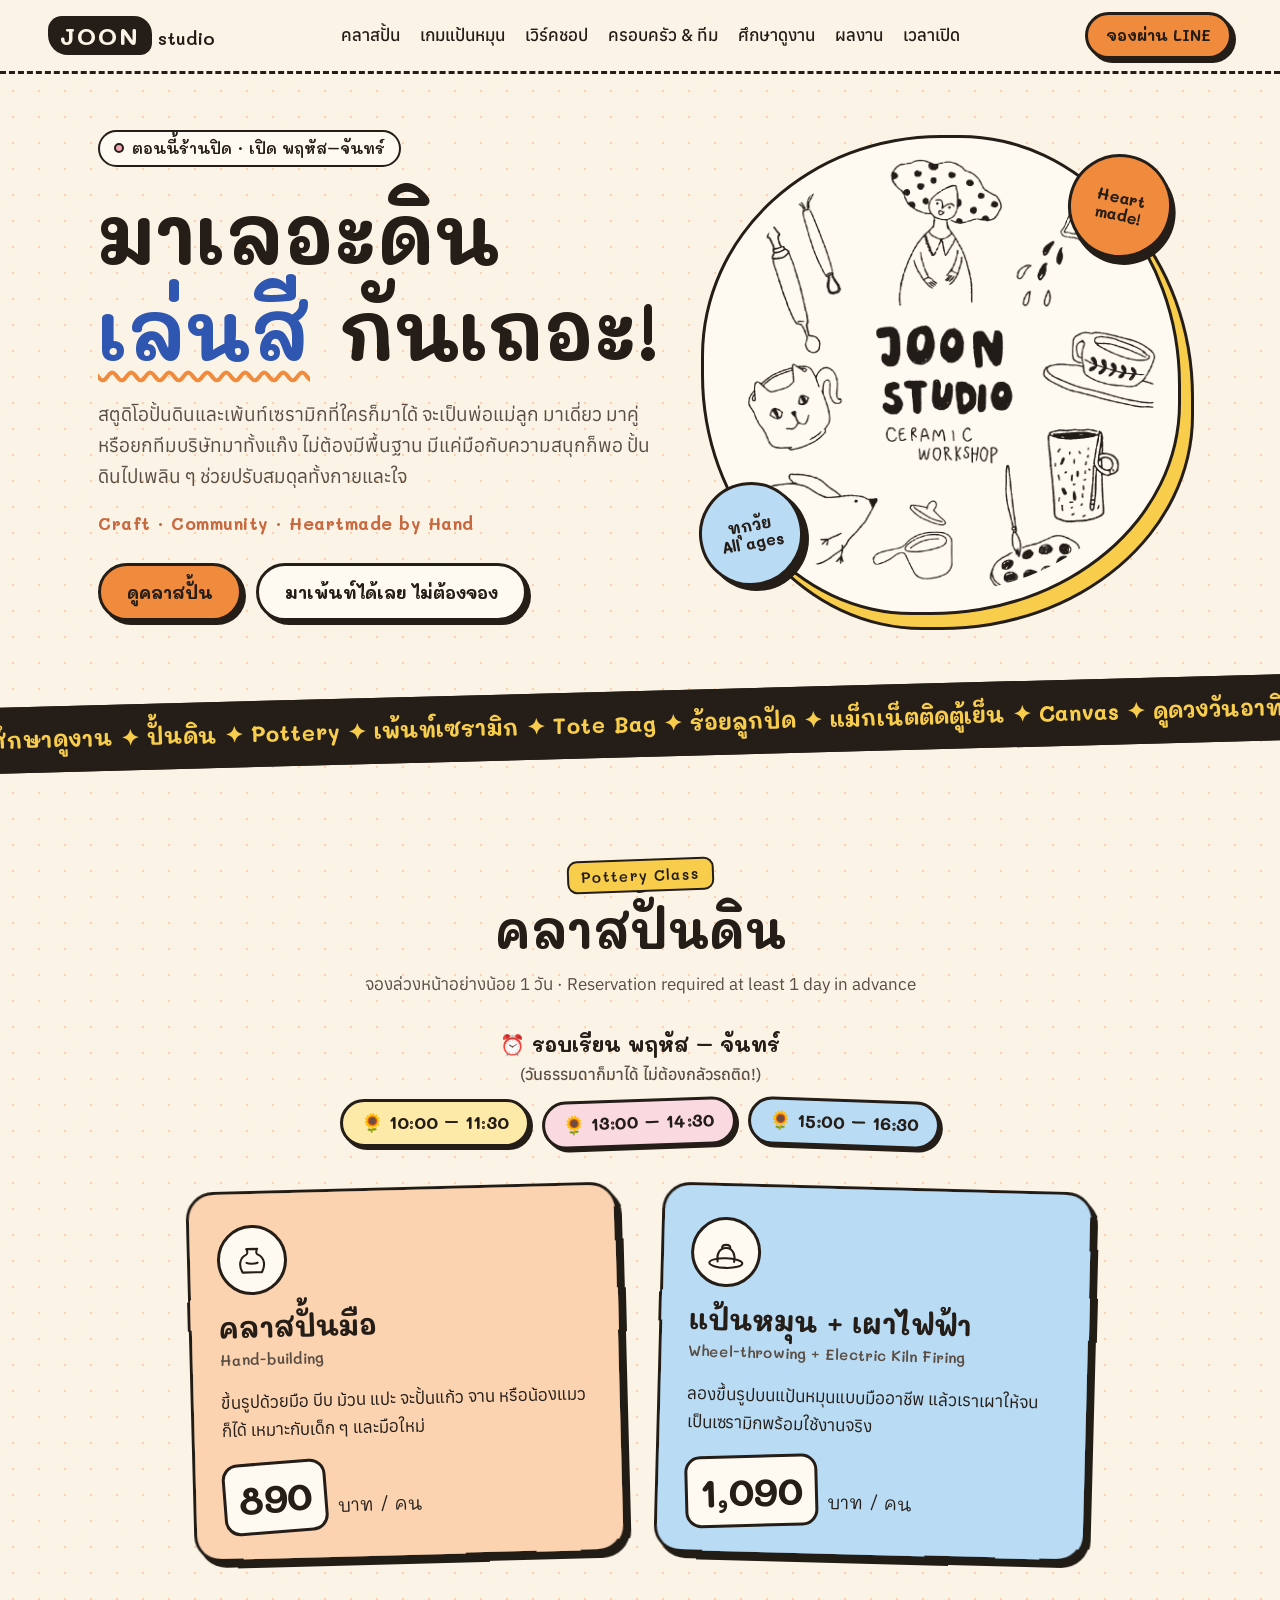
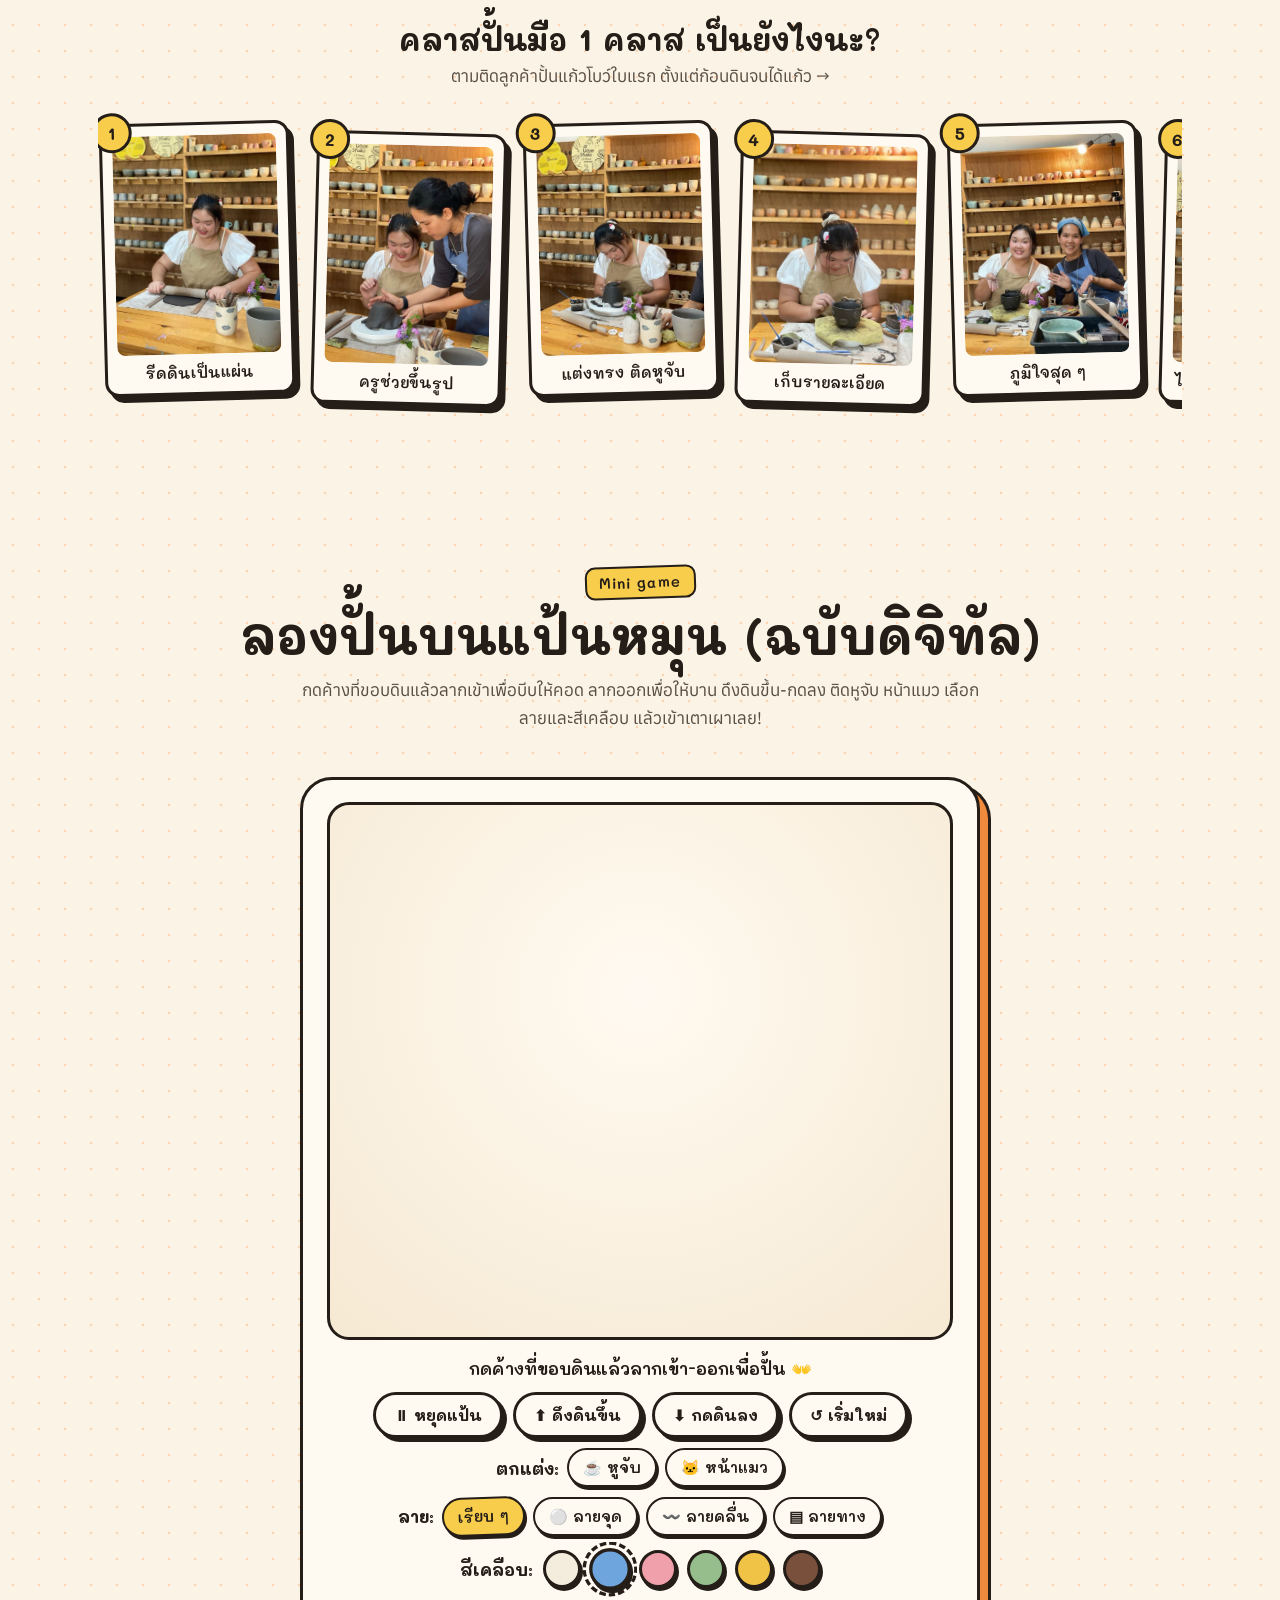
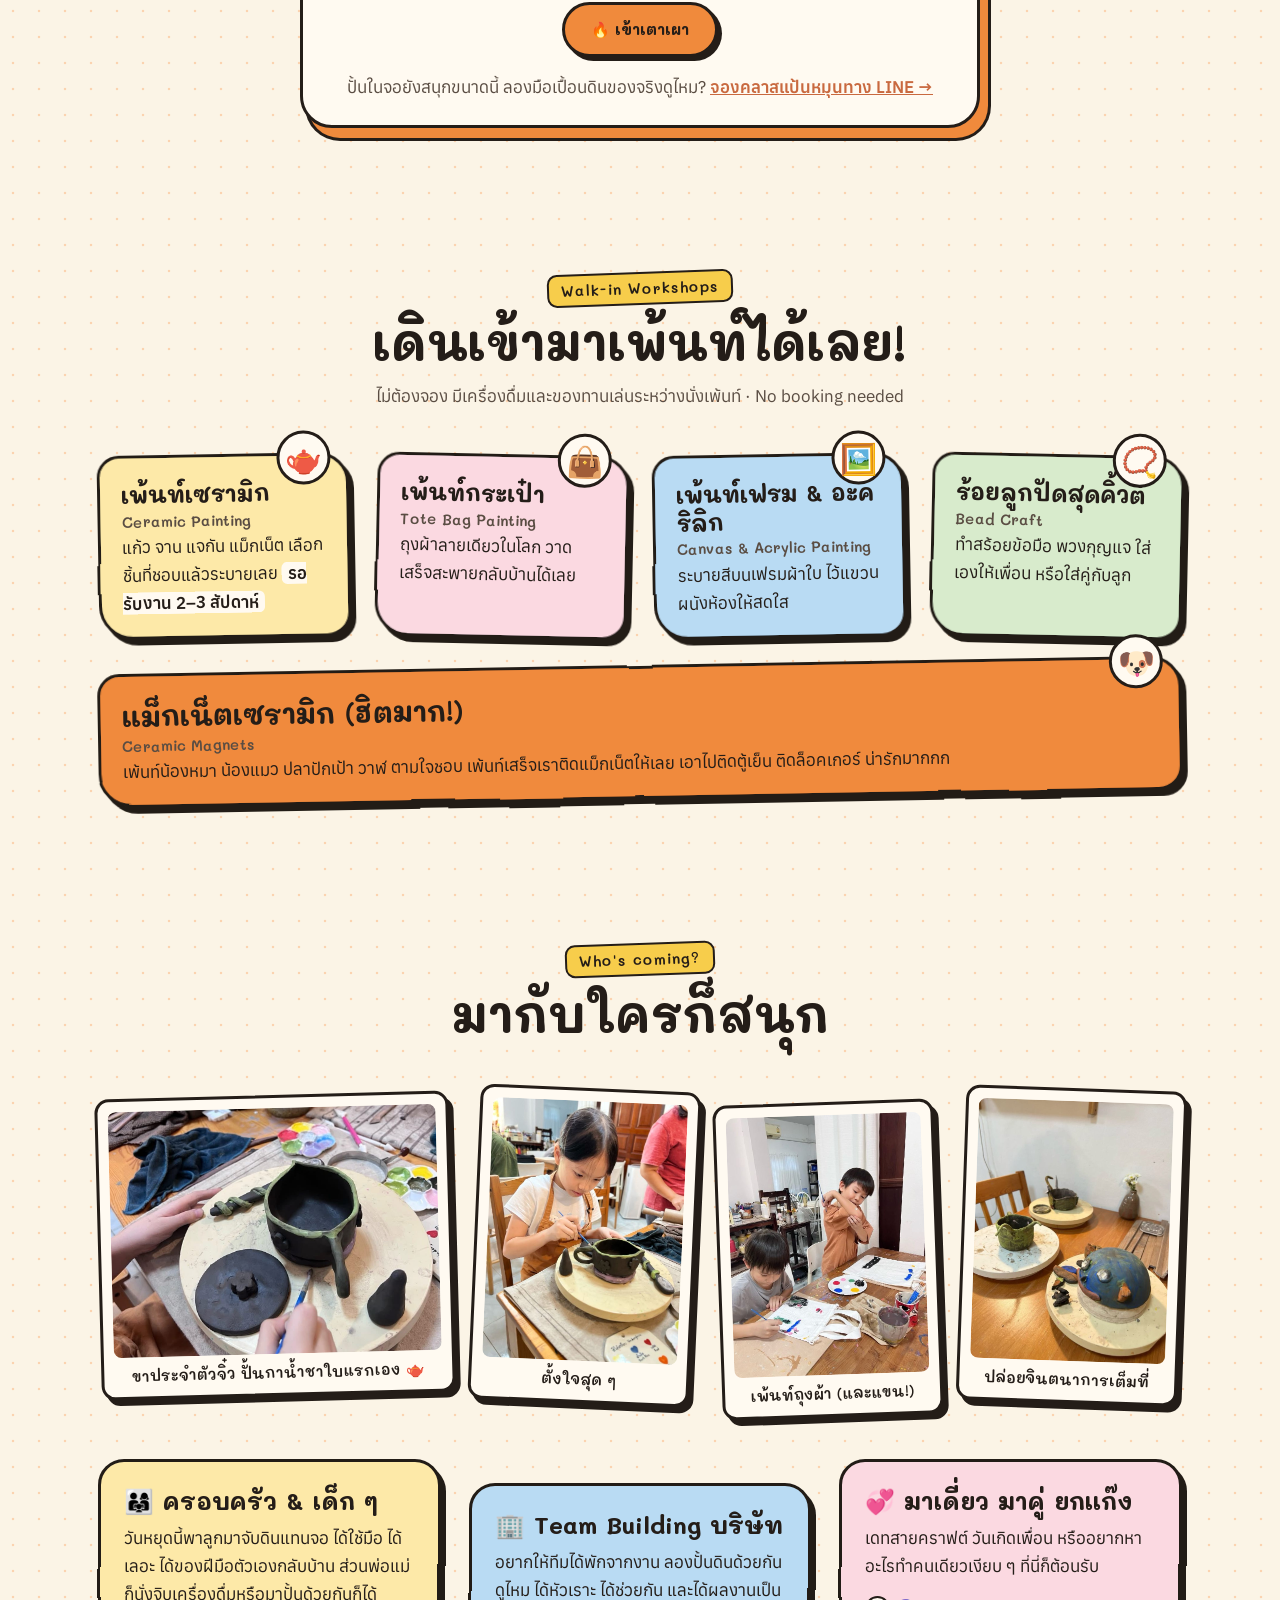
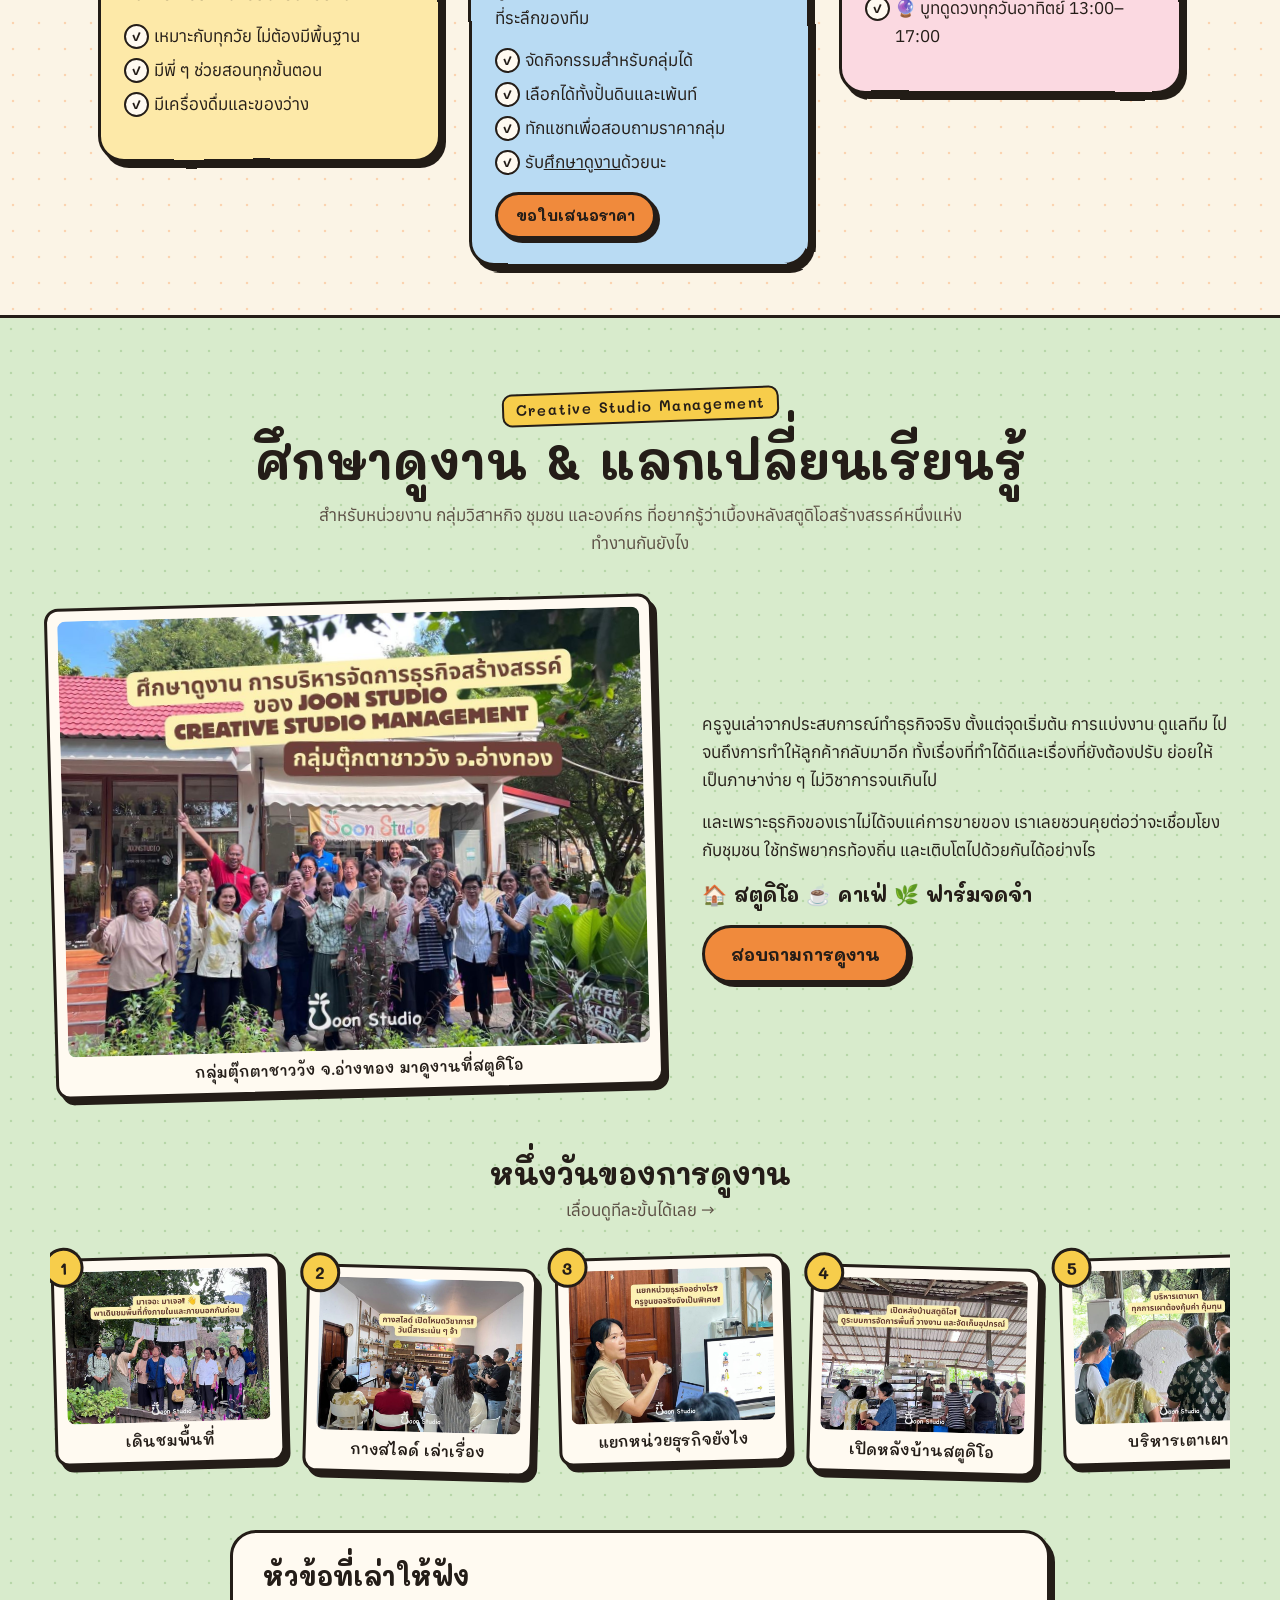
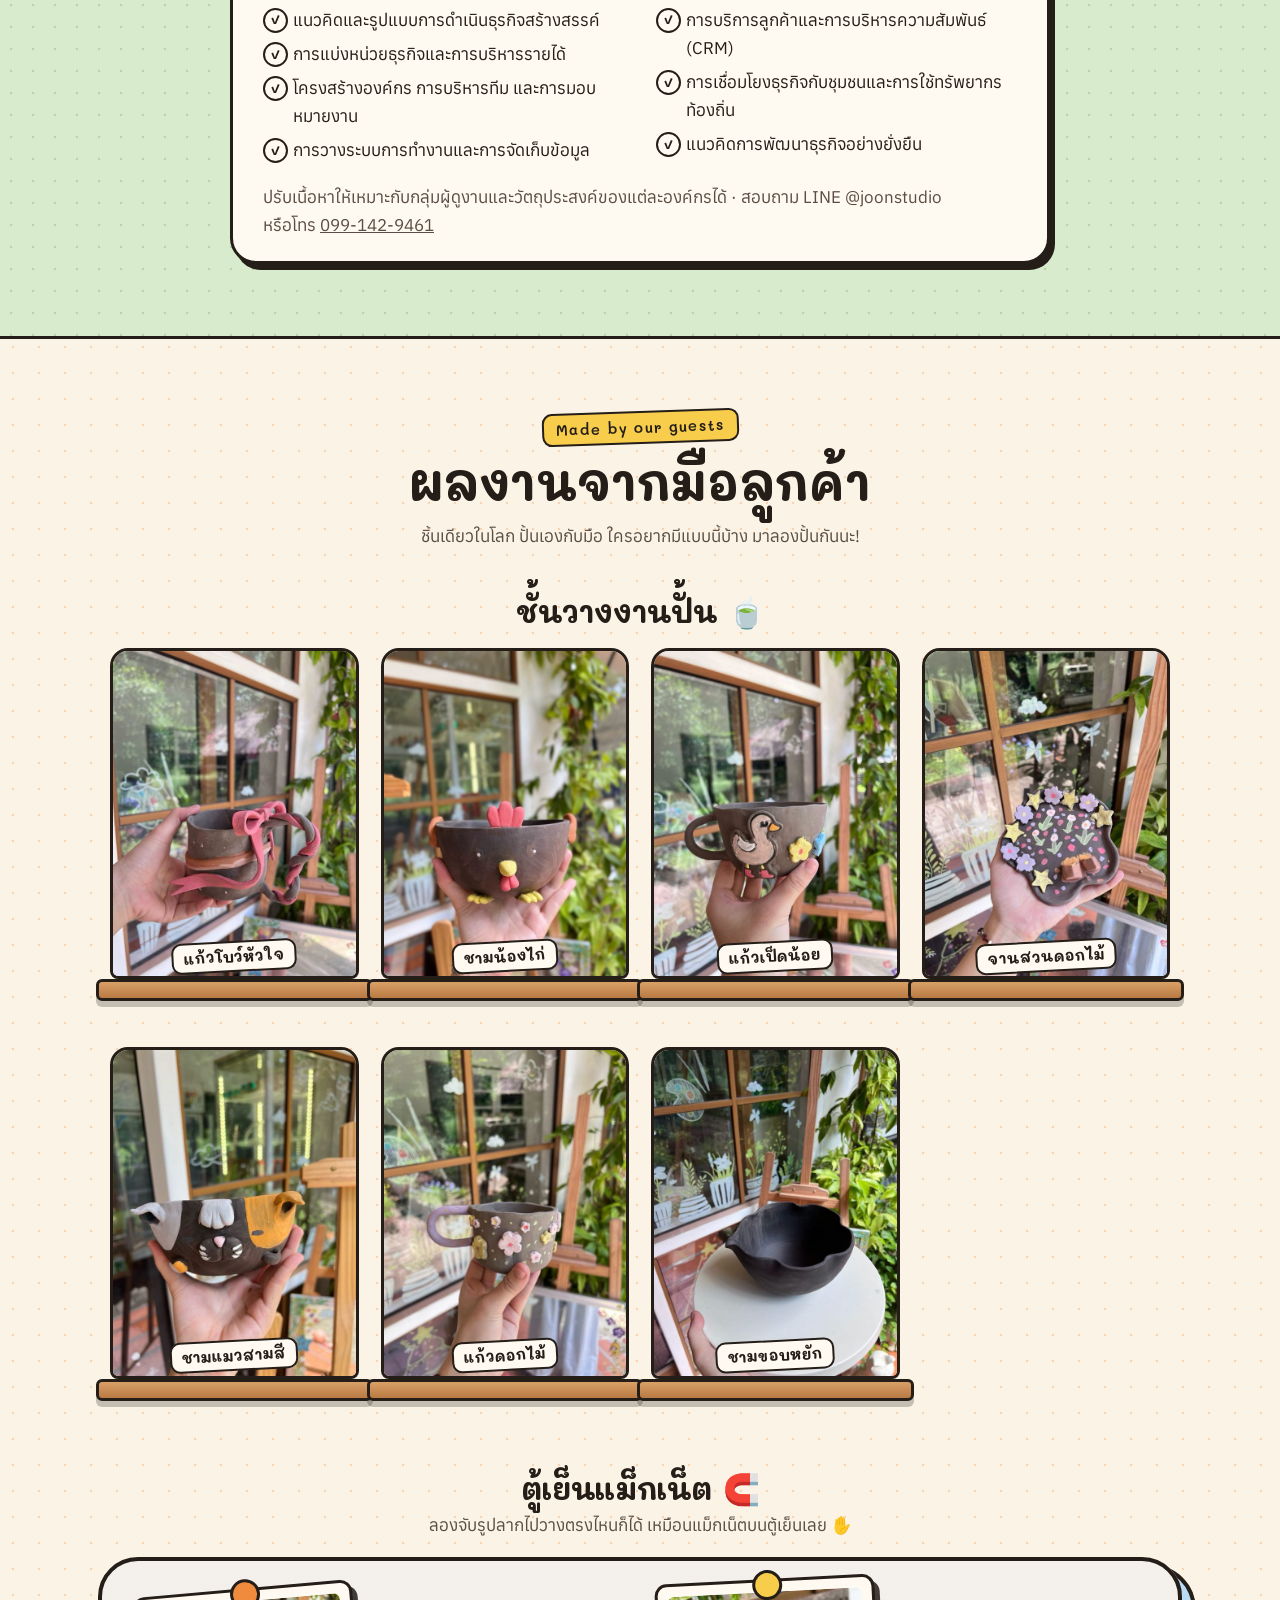
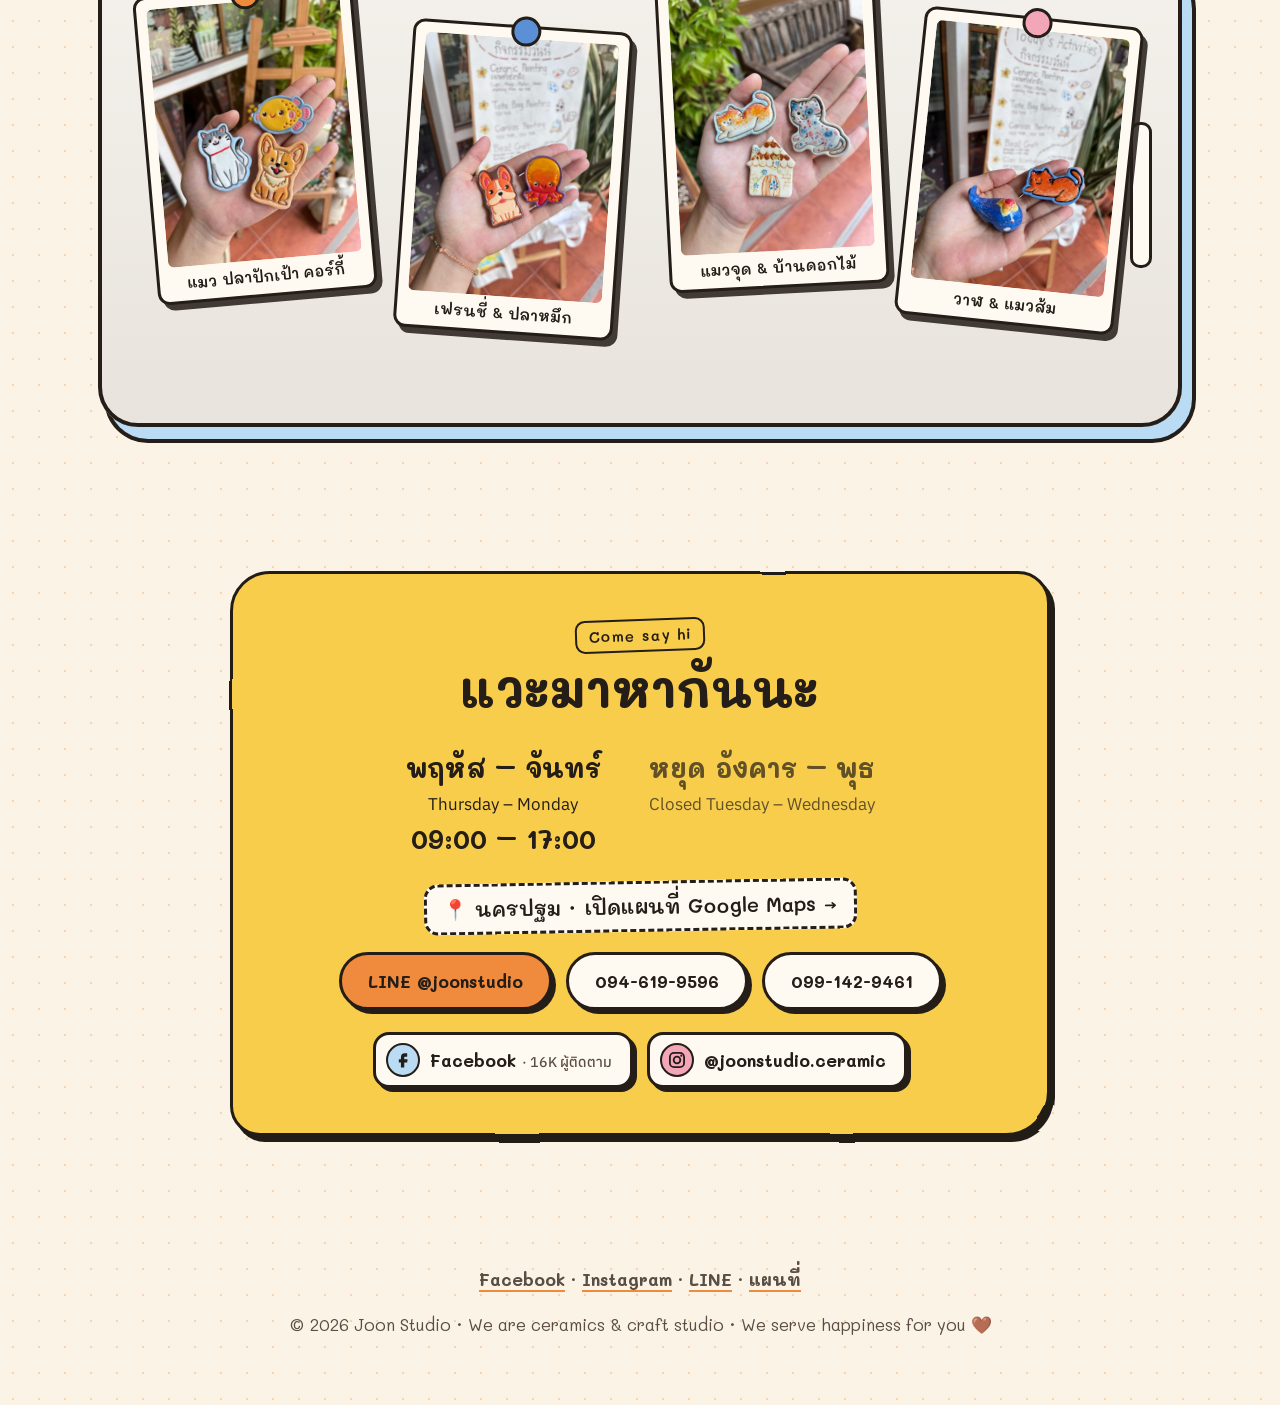
<file: index.html>
<!doctype html>
<html lang="th">
<head>
  <meta charset="utf-8">
  <meta name="viewport" content="width=device-width, initial-scale=1">
  <title>Joon Studio · Ceramic Workshop นครปฐม</title>
  <meta name="description" content="Joon Studio สอนปั้นดิน สอนปั้นเซรามิก ศิลปะเด็ก นครปฐม ปั้นดินเพื่อปรับสมดุลกายและใจ เหมาะกับครอบครัว เด็ก และทีมบริษัท คลาสปั้นมือ แป้นหมุน เพ้นท์เซรามิก เพ้นท์กระเป๋า ร้อยลูกปัด">
  <link rel="icon" href="images/logo.png">
  <link rel="preconnect" href="https://fonts.googleapis.com">
  <link rel="preconnect" href="https://fonts.gstatic.com" crossorigin>
  <link href="https://fonts.googleapis.com/css2?family=Mali:wght@500;600;700&family=Anuphan:wght@400;500;600&display=swap" rel="stylesheet">
  <link rel="stylesheet" href="styles.css?v=20261123b">
</head>
<body>

  <!-- hand-drawn wobble filter, used by outlines -->
  <svg width="0" height="0" style="position:absolute" aria-hidden="true">
    <filter id="wobble">
      <feTurbulence type="fractalNoise" baseFrequency="0.012" numOctaves="1" seed="3"/>
      <feDisplacementMap in="SourceGraphic" scale="3"/>
    </filter>
  </svg>

  <header class="nav">
    <a href="#top" class="nav-logo" aria-label="Joon Studio หน้าแรก">
      <span class="nav-blob">JOON</span><span class="nav-sub">studio</span>
    </a>
    <nav class="nav-links" aria-label="เมนูหลัก">
      <a href="#classes">คลาสปั้น</a>
      <a href="#game">เกมแป้นหมุน</a>
      <a href="#walkin">เวิร์คชอป</a>
      <a href="#groups">ครอบครัว & ทีม</a>
      <a href="#studyvisit">ศึกษาดูงาน</a>
      <a href="#fridge">ผลงาน</a>
      <a href="#visit">เวลาเปิด</a>
    </nav>
    <a class="btn btn-small" href="https://line.me/R/ti/p/@joonstudio" target="_blank" rel="noopener">จองผ่าน LINE</a>
  </header>

  <main id="top">

    <!-- HERO -->
    <section class="hero">
      <div class="hero-text">
        <p class="open-badge" id="openBadge">Joon Studio · นครปฐม</p>
        <h1>มาเลอะดิน<br><span class="nowrap"><span class="squiggle">เล่นสี</span> กันเถอะ!</span></h1>
        <p class="lead">สตูดิโอปั้นดินและเพ้นท์เซรามิกที่ใครก็มาได้ จะเป็นพ่อแม่ลูก มาเดี่ยว มาคู่ หรือยกทีมบริษัทมาทั้งแก๊ง ไม่ต้องมีพื้นฐาน มีแค่มือกับความสนุกก็พอ ปั้นดินไปเพลิน ๆ ช่วยปรับสมดุลทั้งกายและใจ</p>
        <p class="tagline">Craft · Community · Heartmade by Hand</p>
        <div class="hero-cta">
          <a class="btn" href="#classes">ดูคลาสปั้น</a>
          <a class="btn btn-ghost" href="#walkin">มาเพ้นท์ได้เลย ไม่ต้องจอง</a>
        </div>
      </div>
      <div class="hero-art">
        <img class="hero-logo" src="images/logo.png" alt="โลโก้ Joon Studio Ceramic Workshop ล้อมรอบด้วยลายเส้นอุปกรณ์ปั้นดิน ถ้วย แมว และนก" width="904" height="904">
        <span class="sticker s-orange">Heart<br>made!</span>
        <span class="sticker s-blue">ทุกวัย<br>All ages</span>
      </div>
    </section>

    <!-- MARQUEE -->
    <div class="marquee" aria-hidden="true">
      <div class="marquee-track">
        <span>ศึกษาดูงาน ✦ ปั้นดิน ✦ Pottery ✦ เพ้นท์เซรามิก ✦ Tote Bag ✦ ร้อยลูกปัด ✦ แม็กเน็ตติดตู้เย็น ✦ Canvas ✦ ดูดวงวันอาทิตย์ ✦ </span>
        <span>ศึกษาดูงาน ✦ ปั้นดิน ✦ Pottery ✦ เพ้นท์เซรามิก ✦ Tote Bag ✦ ร้อยลูกปัด ✦ แม็กเน็ตติดตู้เย็น ✦ Canvas ✦ ดูดวงวันอาทิตย์ ✦ </span>
      </div>
    </div>

    <!-- POTTERY CLASSES -->
    <section id="classes" class="section">
      <div class="section-head">
        <p class="eyebrow">Pottery Class</p>
        <h2>คลาสปั้นดิน</h2>
        <p class="note">จองล่วงหน้าอย่างน้อย 1 วัน · Reservation required at least 1 day in advance</p>
      </div>

      <div class="rounds">
        <p class="rounds-title">⏰ รอบเรียน พฤหัส – จันทร์ <span>(วันธรรมดาก็มาได้ ไม่ต้องกลัวรถติด!)</span></p>
        <ul class="round-chips">
          <li>🌻 10:00 – 11:30</li>
          <li>🌻 13:00 – 14:30</li>
          <li>🌻 15:00 – 16:30</li>
        </ul>
      </div>

      <div class="class-grid">
        <article class="card card-clay tilt-l">
          <div class="card-icon" aria-hidden="true">
            <svg viewBox="0 0 64 64"><path d="M18 50c-6-10-4-22 6-26 2-1 2-6 0-8h16c-2 2-2 7 0 8 10 4 12 16 6 26z"/><path d="M24 36c3 2 13 2 16 0"/></svg>
          </div>
          <h3>คลาสปั้นมือ</h3>
          <p class="en">Hand-building</p>
          <p>ขึ้นรูปด้วยมือ บีบ ม้วน แปะ จะปั้นแก้ว จาน หรือน้องแมวก็ได้ เหมาะกับเด็ก ๆ และมือใหม่</p>
          <p class="price"><strong>890</strong> บาท / คน</p>
        </article>

        <article class="card card-blue tilt-r">
          <div class="card-icon" aria-hidden="true">
            <svg viewBox="0 0 64 64"><ellipse cx="32" cy="48" rx="24" ry="7"/><path d="M20 46c-2-10 2-20 12-20s14 10 12 20"/><path d="M26 26c0-6 12-6 12 0"/></svg>
          </div>
          <h3>แป้นหมุน + เผาไฟฟ้า</h3>
          <p class="en">Wheel-throwing + Electric Kiln Firing</p>
          <p>ลองขึ้นรูปบนแป้นหมุนแบบมืออาชีพ แล้วเราเผาให้จนเป็นเซรามิกพร้อมใช้งานจริง</p>
          <p class="price"><strong>1,090</strong> บาท / คน</p>
        </article>
      </div>

      <h3 class="strip-title">คลาสปั้นมือ 1 คลาส <span class="nowrap">เป็นยังไงนะ?</span></h3>
      <p class="note strip-hint">ตามติดลูกค้าปั้นแก้วโบว์ใบแรก ตั้งแต่ก้อนดินจนได้แก้ว →</p>
      <ol class="strip strip-portrait" aria-label="ขั้นตอนคลาสปั้นมือ">
        <li class="photo"><img src="images/class-1-roll.jpg" alt="ลูกค้าใช้ไม้คลึงรีดดินสีดำให้เป็นแผ่น" width="700" height="933" loading="lazy"><span>รีดดินเป็นแผ่น</span></li>
        <li class="photo"><img src="images/class-2-shape.jpg" alt="ครูช่วยลูกค้าขึ้นรูปแผ่นดินบนแป้นหมุน" width="700" height="933" loading="lazy"><span>ครูช่วยขึ้นรูป</span></li>
        <li class="photo"><img src="images/class-3-form.jpg" alt="ลูกค้าแต่งทรงแก้วดินที่คว่ำอยู่บนแป้น" width="700" height="933" loading="lazy"><span>แต่งทรง ติดหูจับ</span></li>
        <li class="photo"><img src="images/class-4-detail.jpg" alt="ลูกค้าใช้พู่กันเก็บรายละเอียดแก้วที่มีโบว์" width="700" height="933" loading="lazy"><span>เก็บรายละเอียด</span></li>
        <li class="photo"><img src="images/class-5-proud.jpg" alt="ลูกค้ากับครูยิ้มโชว์แก้วที่ปั้นเสร็จ" width="700" height="933" loading="lazy"><span>ภูมิใจสุด ๆ</span></li>
        <li class="photo"><img src="images/class-6-done.jpg" alt="ลูกค้าถือแก้วโบว์ที่ปั้นเสร็จคู่กับครู" width="700" height="933" loading="lazy"><span>ได้แก้วโบว์ใบแรก! 🎀</span></li>
      </ol>
    </section>

    <!-- WHEEL GAME -->
    <section id="game" class="section game">
      <div class="section-head">
        <p class="eyebrow">Mini game</p>
        <h2>ลองปั้นบนแป้นหมุน (ฉบับดิจิทัล)</h2>
        <p class="note">กดค้างที่ขอบดินแล้วลากเข้าเพื่อบีบให้คอด ลากออกเพื่อให้บาน ดึงดินขึ้น-กดลง ติดหูจับ หน้าแมว เลือกลายและสีเคลือบ แล้วเข้าเตาเผาเลย!</p>
      </div>

      <div class="game-box">
        <div class="game-canvas-wrap">
          <canvas id="wheelCanvas" role="img" aria-label="แป้นหมุนปั้นดินแบบโต้ตอบ กดค้างและลากเพื่อขึ้นรูปดิน"></canvas>
        </div>
        <p class="game-status" id="wheelStatus" aria-live="polite"></p>

        <div class="game-controls">
          <button class="btn btn-small btn-ghost" id="wheelSpin" type="button">⏸ หยุดแป้น</button>
          <button class="btn btn-small btn-ghost" id="wheelUp" type="button">⬆ ดึงดินขึ้น</button>
          <button class="btn btn-small btn-ghost" id="wheelDown" type="button">⬇ กดดินลง</button>
          <button class="btn btn-small btn-ghost" id="wheelReset" type="button">↺ เริ่มใหม่</button>
        </div>

        <div class="deco-row" role="group" aria-label="ตกแต่งตัวปั้น">
          <span class="glaze-label">ตกแต่ง:</span>
          <button type="button" class="chip" data-deco="handle" aria-pressed="false">☕ หูจับ</button>
          <button type="button" class="chip" data-deco="cat" aria-pressed="false">🐱 หน้าแมว</button>
        </div>
        <div class="deco-row" role="group" aria-label="เลือกลาย">
          <span class="glaze-label">ลาย:</span>
          <button type="button" class="chip" data-pattern="none" aria-pressed="true">เรียบ ๆ</button>
          <button type="button" class="chip" data-pattern="dots" aria-pressed="false">⚪ ลายจุด</button>
          <button type="button" class="chip" data-pattern="wave" aria-pressed="false">〰️ ลายคลื่น</button>
          <button type="button" class="chip" data-pattern="stripes" aria-pressed="false">▤ ลายทาง</button>
        </div>

        <div class="glazes" role="group" aria-label="เลือกสีเคลือบ">
          <span class="glaze-label">สีเคลือบ:</span>
          <button type="button" class="glaze" data-glaze="cream" style="--g:#f4ecdc" aria-pressed="false" aria-label="ขาวนวล"></button>
          <button type="button" class="glaze" data-glaze="sky" style="--g:#6ea5dc" aria-pressed="true" aria-label="ฟ้าน้ำทะเล"></button>
          <button type="button" class="glaze" data-glaze="pink" style="--g:#f0a0aa" aria-pressed="false" aria-label="ชมพูพีช"></button>
          <button type="button" class="glaze" data-glaze="sage" style="--g:#96be8c" aria-pressed="false" aria-label="เขียวเซจ"></button>
          <button type="button" class="glaze" data-glaze="sun" style="--g:#f0c346" aria-pressed="false" aria-label="เหลืองมัสตาร์ด"></button>
          <button type="button" class="glaze" data-glaze="cocoa" style="--g:#78503c" aria-pressed="false" aria-label="น้ำตาลโกโก้"></button>
        </div>

        <div class="game-controls">
          <button class="btn" id="wheelFire" type="button">🔥 เข้าเตาเผา</button>
          <button class="btn btn-ghost" id="wheelSave" type="button" hidden>💾 บันทึกรูปผลงาน</button>
        </div>
        <p class="game-cta">ปั้นในจอยังสนุกขนาดนี้ ลองมือเปื้อนดินของจริงดูไหม? <a href="https://line.me/R/ti/p/@joonstudio" target="_blank" rel="noopener">จองคลาสแป้นหมุนทาง LINE →</a></p>
      </div>
    </section>

    <!-- WALK-IN -->
    <section id="walkin" class="section section-dots">
      <div class="section-head">
        <p class="eyebrow">Walk-in Workshops</p>
        <h2>เดินเข้ามาเพ้นท์ได้เลย!</h2>
        <p class="note">ไม่ต้องจอง มีเครื่องดื่มและของทานเล่นระหว่างนั่งเพ้นท์ · No booking needed</p>
      </div>

      <ul class="tiles">
        <li class="tile t-yellow">
          <span class="tile-emoji" aria-hidden="true">🫖</span>
          <h3>เพ้นท์เซรามิก</h3>
          <p class="en">Ceramic Painting</p>
          <p>แก้ว จาน แจกัน แม็กเน็ต เลือกชิ้นที่ชอบแล้วระบายเลย <em>รอรับงาน 2–3 สัปดาห์</em></p>
        </li>
        <li class="tile t-pink">
          <span class="tile-emoji" aria-hidden="true">👜</span>
          <h3>เพ้นท์กระเป๋า</h3>
          <p class="en">Tote Bag Painting</p>
          <p>ถุงผ้าลายเดียวในโลก วาดเสร็จสะพายกลับบ้านได้เลย</p>
        </li>
        <li class="tile t-blue">
          <span class="tile-emoji" aria-hidden="true">🖼️</span>
          <h3>เพ้นท์เฟรม & อะคริลิก</h3>
          <p class="en">Canvas & Acrylic Painting</p>
          <p>ระบายสีบนเฟรมผ้าใบ ไว้แขวนผนังห้องให้สดใส</p>
        </li>
        <li class="tile t-green">
          <span class="tile-emoji" aria-hidden="true">📿</span>
          <h3>ร้อยลูกปัดสุดคิ้วต์</h3>
          <p class="en">Bead Craft</p>
          <p>ทำสร้อยข้อมือ พวงกุญแจ ใส่เองให้เพื่อน หรือใส่คู่กับลูก</p>
        </li>
        <li class="tile t-orange tile-wide">
          <span class="tile-emoji" aria-hidden="true">🐶</span>
          <h3>แม็กเน็ตเซรามิก (ฮิตมาก!)</h3>
          <p class="en">Ceramic Magnets</p>
          <p>เพ้นท์น้องหมา น้องแมว ปลาปักเป้า วาฬ ตามใจชอบ เพ้นท์เสร็จเราติดแม็กเน็ตให้เลย เอาไปติดตู้เย็น ติดล็อคเกอร์ น่ารักมากกก</p>
        </li>
      </ul>
    </section>

    <!-- GROUPS -->
    <section id="groups" class="section">
      <div class="section-head">
        <p class="eyebrow">Who's coming?</p>
        <h2>มากับใครก็สนุก</h2>
      </div>

      <div class="kids">
        <figure class="photo kids-big">
          <img src="images/kids-teapot.jpg" alt="มือเด็กใช้พู่กันระบายสีกาน้ำชาดินที่ปั้นเอง บนแป้นหมุน" width="1080" height="810" loading="lazy">
          <figcaption>ขาประจำตัวจิ๋ว ปั้นกาน้ำชาใบแรกเอง 🫖</figcaption>
        </figure>
        <figure class="photo kids-sm k1"><img src="images/kids-painting.jpg" alt="เด็กผู้หญิงตั้งใจระบายสีกาน้ำชาดินที่ปั้นเอง" width="700" height="933" loading="lazy"><figcaption>ตั้งใจสุด ๆ</figcaption></figure>
        <figure class="photo kids-sm k2"><img src="images/kids-totebag.jpg" alt="เด็กผู้ชายสองคนเพ้นท์ถุงผ้า คนหนึ่งเผลอทาสีบนแขนตัวเอง" width="700" height="933" loading="lazy"><figcaption>เพ้นท์ถุงผ้า (และแขน!)</figcaption></figure>
        <figure class="photo kids-sm k3"><img src="images/kids-pieces.jpg" alt="งานปั้นของเด็ก ๆ ชามสีเขียวและโดมสีน้ำเงินมีหน้าตา วางบนแป้นหมุน" width="700" height="933" loading="lazy"><figcaption>ปล่อยจินตนาการเต็มที่</figcaption></figure>
      </div>

      <div class="group-grid">
        <article class="group g-family">
          <h3>👨‍👩‍👧 ครอบครัว & เด็ก ๆ</h3>
          <p>วันหยุดนี้พาลูกมาจับดินแทนจอ ได้ใช้มือ ได้เลอะ ได้ของฝีมือตัวเองกลับบ้าน ส่วนพ่อแม่ก็นั่งจิบเครื่องดื่มหรือมาปั้นด้วยกันก็ได้</p>
          <ul class="checks">
            <li>เหมาะกับทุกวัย ไม่ต้องมีพื้นฐาน</li>
            <li>มีพี่ ๆ ช่วยสอนทุกขั้นตอน</li>
            <li>มีเครื่องดื่มและของว่าง</li>
          </ul>
        </article>

        <article class="group g-team">
          <h3>🏢 Team Building บริษัท</h3>
          <p>อยากให้ทีมได้พักจากงาน ลองปั้นดินด้วยกันดูไหม ได้หัวเราะ ได้ช่วยกัน และได้ผลงานเป็นที่ระลึกของทีม</p>
          <ul class="checks">
            <li>จัดกิจกรรมสำหรับกลุ่มได้</li>
            <li>เลือกได้ทั้งปั้นดินและเพ้นท์</li>
            <li>ทักแชทเพื่อสอบถามราคากลุ่ม</li>
            <li>รับ<a href="#studyvisit">ศึกษาดูงาน</a>ด้วยนะ</li>
          </ul>
          <a class="btn btn-small" href="https://line.me/R/ti/p/@joonstudio" target="_blank" rel="noopener">ขอใบเสนอราคา</a>
        </article>

        <article class="group g-gang">
          <h3>💞 มาเดี่ยว มาคู่ ยกแก๊ง</h3>
          <p>เดทสายคราฟต์ วันเกิดเพื่อน หรืออยากหาอะไรทำคนเดียวเงียบ ๆ ที่นี่ก็ต้อนรับ</p>
          <ul class="checks">
            <li>🔮 บูทดูดวงทุกวันอาทิตย์ 13:00–17:00</li>
          </ul>
        </article>
      </div>
    </section>

    <!-- STUDY VISIT -->
    <section id="studyvisit" class="section study">
      <div class="section-head">
        <p class="eyebrow">Creative Studio Management</p>
        <h2>ศึกษาดูงาน & แลกเปลี่ยนเรียนรู้</h2>
        <p class="note">สำหรับหน่วยงาน กลุ่มวิสาหกิจ ชุมชน และองค์กร ที่อยากรู้ว่าเบื้องหลังสตูดิโอสร้างสรรค์หนึ่งแห่งทำงานกันยังไง</p>
      </div>

      <div class="study-intro">
        <figure class="photo photo-big">
          <img src="images/visit-group.jpg" alt="กลุ่มตุ๊กตาชาววัง จังหวัดอ่างทอง ถ่ายรูปหมู่หน้าร้าน Joon Studio" width="1200" height="900" loading="lazy">
          <figcaption>กลุ่มตุ๊กตาชาววัง จ.อ่างทอง มาดูงานที่สตูดิโอ</figcaption>
        </figure>
        <div class="study-text">
          <p>ครูจูนเล่าจากประสบการณ์ทำธุรกิจจริง ตั้งแต่จุดเริ่มต้น การแบ่งงาน ดูแลทีม ไปจนถึงการทำให้ลูกค้ากลับมาอีก ทั้งเรื่องที่ทำได้ดีและเรื่องที่ยังต้องปรับ ย่อยให้เป็นภาษาง่าย ๆ ไม่วิชาการจนเกินไป</p>
          <p>และเพราะธุรกิจของเราไม่ได้จบแค่การขายของ เราเลยชวนคุยต่อว่าจะเชื่อมโยงกับชุมชน ใช้ทรัพยากรท้องถิ่น และเติบโตไปด้วยกันได้อย่างไร</p>
          <p class="study-units">🏠 สตูดิโอ ☕ คาเฟ่ 🌿 ฟาร์มจดจำ</p>
          <a class="btn" href="https://line.me/R/ti/p/@joonstudio" target="_blank" rel="noopener">สอบถามการดูงาน</a>
        </div>
      </div>

      <h3 class="strip-title">หนึ่งวันของการดูงาน</h3>
      <p class="note strip-hint">เลื่อนดูทีละขั้นได้เลย →</p>
      <ol class="strip" aria-label="ลำดับกิจกรรมการดูงาน">
        <li class="photo"><img src="images/visit-tour.jpg" alt="พาเดินชมพื้นที่ภายในและภายนอกสตูดิโอ" width="800" height="600" loading="lazy"><span>เดินชมพื้นที่</span></li>
        <li class="photo"><img src="images/visit-slides.jpg" alt="นั่งฟังบรรยายประกอบสไลด์ในห้องเวิร์คชอป" width="800" height="600" loading="lazy"><span>กางสไลด์ เล่าเรื่อง</span></li>
        <li class="photo"><img src="images/visit-teacher.jpg" alt="ครูจูนอธิบายการแยกหน่วยธุรกิจ" width="800" height="600" loading="lazy"><span>แยกหน่วยธุรกิจยังไง</span></li>
        <li class="photo"><img src="images/visit-backstage.jpg" alt="เปิดหลังบ้านสตูดิโอ ดูการจัดพื้นที่และเก็บอุปกรณ์" width="800" height="600" loading="lazy"><span>เปิดหลังบ้านสตูดิโอ</span></li>
        <li class="photo"><img src="images/visit-kiln.jpg" alt="ดูเตาเผาเซรามิกและการบริหารการเผา" width="800" height="600" loading="lazy"><span>บริหารเตาเผา</span></li>
        <li class="photo"><img src="images/visit-farm.jpg" alt="เดินชมฟาร์มจดจำ พื้นที่เชื่อมคน ศิลปะ และธรรมชาติ" width="800" height="600" loading="lazy"><span>เดินฟาร์มจดจำ</span></li>
        <li class="photo"><img src="images/visit-beads.jpg" alt="ผู้ดูงานเลือกเม็ดดินและลูกปัดทำงานสร้างสรรค์" width="800" height="600" loading="lazy"><span>ปิดท้ายด้วยงานคราฟต์</span></li>
      </ol>

      <div class="topics">
        <h3>หัวข้อที่เล่าให้ฟัง</h3>
        <ul class="checks topic-list">
          <li>แนวคิดและรูปแบบการดำเนินธุรกิจสร้างสรรค์</li>
          <li>การแบ่งหน่วยธุรกิจและการบริหารรายได้</li>
          <li>โครงสร้างองค์กร การบริหารทีม และการมอบหมายงาน</li>
          <li>การวางระบบการทำงานและการจัดเก็บข้อมูล</li>
          <li>การบริการลูกค้าและการบริหารความสัมพันธ์ (CRM)</li>
          <li>การเชื่อมโยงธุรกิจกับชุมชนและการใช้ทรัพยากรท้องถิ่น</li>
          <li>แนวคิดการพัฒนาธุรกิจอย่างยั่งยืน</li>
        </ul>
        <p class="note">ปรับเนื้อหาให้เหมาะกับกลุ่มผู้ดูงานและวัตถุประสงค์ของแต่ละองค์กรได้ · สอบถาม LINE @joonstudio หรือโทร <a href="tel:0991429461">099-142-9461</a></p>
      </div>
    </section>

    <!-- GALLERY: SHELF + FRIDGE -->
    <section id="fridge" class="section">
      <div class="section-head">
        <p class="eyebrow">Made by our guests</p>
        <h2>ผลงานจากมือลูกค้า</h2>
        <p class="note">ชิ้นเดียวในโลก ปั้นเองกับมือ ใครอยากมีแบบนี้บ้าง มาลองปั้นกันนะ!</p>
      </div>

      <h3 class="strip-title shelf-title">ชั้นวางงานปั้น 🍵</h3>
      <ul class="shelf">
        <li class="piece"><img src="images/piece-bow-mug.jpg" alt="แก้วดินสีน้ำตาลหูจับเกลียวรูปหัวใจ พันด้วยโบว์สีชมพู" width="600" height="800" loading="lazy"><span>แก้วโบว์หัวใจ</span></li>
        <li class="piece"><img src="images/piece-chicken-bowl.jpg" alt="ชามดินสีน้ำตาลหน้าน้องไก่ มีหงอนแดง ปากเหลือง และขาเล็ก ๆ" width="600" height="800" loading="lazy"><span>ชามน้องไก่</span></li>
        <li class="piece"><img src="images/piece-duck-mug.jpg" alt="แก้วดินลายนูนรูปเป็ดสีชมพูกับดอกไม้" width="600" height="800" loading="lazy"><span>แก้วเป็ดน้อย</span></li>
        <li class="piece"><img src="images/piece-flower-plate.jpg" alt="จานทรงเมฆ ตกแต่งดอกไม้สีม่วงและดาวสีเหลืองรอบขอบ" width="600" height="800" loading="lazy"><span>จานสวนดอกไม้</span></li>
        <li class="piece"><img src="images/piece-cat-bowl.jpg" alt="ชามหน้าแมวสามสี มีหูและอุ้งเท้านูน" width="600" height="800" loading="lazy"><span>ชามแมวสามสี</span></li>
        <li class="piece"><img src="images/piece-flower-mug.jpg" alt="แก้วดินหูจับสีม่วง ติดดอกไม้นูนสีชมพูและเหลือง" width="600" height="800" loading="lazy"><span>แก้วดอกไม้</span></li>
        <li class="piece"><img src="images/piece-wavy-bowl.jpg" alt="ชามดินสีดำขอบหยักเป็นคลื่น มีปากเท" width="600" height="800" loading="lazy"><span>ชามขอบหยัก</span></li>
      </ul>

      <h3 class="strip-title">ตู้เย็นแม็กเน็ต 🧲</h3>
      <p class="note strip-hint">ลองจับรูปลากไปวางตรงไหนก็ได้ เหมือนแม็กเน็ตบนตู้เย็นเลย ✋</p>

      <div class="fridge" id="fridgeBoard">
        <figure class="magnet" style="--x:4%;--y:6%;--r:-5deg;--mx:5%;--my:4%">
          <img src="images/magnets-cat-fish-corgi.jpg" alt="แม็กเน็ตเซรามิกเพ้นท์ลายแมว ปลาปักเป้าสีเหลือง และคอร์กี้" loading="lazy" draggable="false">
          <figcaption>แมว ปลาปักเป้า คอร์กี้</figcaption>
        </figure>
        <figure class="magnet" style="--x:28%;--y:14%;--r:4deg;--mx:52%;--my:8%">
          <img src="images/magnets-dog-octopus.jpg" alt="แม็กเน็ตเซรามิกรูปเฟรนช์บูลด็อกสีส้มและปลาหมึกสีส้มแดง" loading="lazy" draggable="false">
          <figcaption>เฟรนชี่ & ปลาหมึก</figcaption>
        </figure>
        <figure class="magnet" style="--x:52%;--y:4%;--r:-3deg;--mx:7%;--my:50%">
          <img src="images/magnets-cats-house.jpg" alt="แม็กเน็ตเซรามิกรูปแมวสองตัวและบ้านหลังเล็กลายดอกไม้" loading="lazy" draggable="false">
          <figcaption>แมวจุด & บ้านดอกไม้</figcaption>
        </figure>
        <figure class="magnet" style="--x:75%;--y:12%;--r:6deg;--mx:50%;--my:54%">
          <img src="images/magnets-whale-cat.jpg" alt="วาฬสีน้ำเงินกับแมวส้มบนพื้นฟ้า งานเพ้นท์เซรามิก" loading="lazy" draggable="false">
          <figcaption>วาฬ & แมวส้ม</figcaption>
        </figure>
      </div>
    </section>

    <!-- VISIT -->
    <section id="visit" class="section visit">
      <div class="visit-card">
        <p class="eyebrow">Come say hi</p>
        <h2>แวะมาหากันนะ</h2>
        <div class="hours">
          <div>
            <p class="big">พฤหัส – จันทร์</p>
            <p>Thursday – Monday</p>
            <p class="big">09:00 – 17:00</p>
          </div>
          <div class="closed">
            <p class="big">หยุด อังคาร – พุธ</p>
            <p>Closed Tuesday – Wednesday</p>
          </div>
        </div>
        <p class="where"><a class="map-link" href="https://maps.app.goo.gl/86gqPS6Y4cHz9wvD8" target="_blank" rel="noopener">📍 นครปฐม · เปิดแผนที่ Google Maps →</a></p>
        <div class="contact">
          <a class="btn" href="https://line.me/R/ti/p/@joonstudio" target="_blank" rel="noopener">LINE @joonstudio</a>
          <a class="btn btn-ghost" href="tel:0946199596">094-619-9596</a>
          <a class="btn btn-ghost" href="tel:0991429461">099-142-9461</a>
        </div>
        <div class="socials">
          <a class="social s-fb" href="https://www.facebook.com/share/1CRRXLqWcg/" target="_blank" rel="noopener"><svg viewBox="0 0 24 24" aria-hidden="true"><path d="M14 8h3V4h-3c-2.8 0-4.5 1.8-4.5 4.6V11H7v4h2.5v6h4v-6H17l.5-4h-4V8.8c0-.5.3-.8.5-.8z"/></svg><span>Facebook <small>· 16K ผู้ติดตาม</small></span></a>
          <a class="social s-ig" href="https://www.instagram.com/joonstudio.ceramic/" target="_blank" rel="noopener"><svg viewBox="0 0 24 24" aria-hidden="true"><rect x="3.5" y="3.5" width="17" height="17" rx="5" fill="none" stroke="currentColor" stroke-width="2.2"/><circle cx="12" cy="12" r="4" fill="none" stroke="currentColor" stroke-width="2.2"/><circle cx="17.2" cy="6.8" r="1.3"/></svg><span>@joonstudio.ceramic</span></a>
        </div>
      </div>
    </section>
  </main>

  <footer class="footer">
    <p class="footer-links"><a href="https://www.facebook.com/share/1CRRXLqWcg/" target="_blank" rel="noopener">Facebook</a> · <a href="https://www.instagram.com/joonstudio.ceramic/" target="_blank" rel="noopener">Instagram</a> · <a href="https://line.me/R/ti/p/@joonstudio" target="_blank" rel="noopener">LINE</a> · <a href="https://maps.app.goo.gl/86gqPS6Y4cHz9wvD8" target="_blank" rel="noopener">แผนที่</a></p>
    <p>© <span id="year"></span> Joon Studio · We are ceramics &amp; craft studio · We serve happiness for you 🤎</p>
  </footer>

  <script src="script.js?v=20261123b"></script>
  <script src="game.js?v=20261123b"></script>
</body>
</html>
</file>
<file: styles.css>
:root {
  --cream: #fbf4e6;
  --paper: #fffaf1;
  --ink: #241d18;
  --ink-soft: #5a4d43;
  --orange: #f08a3c;
  --orange-soft: #fbd3b0;
  --blue: #5b8fd6;
  --sky: #b9dbf3;
  --cobalt: #2f56b0;
  --yellow: #f7cd4b;
  --yellow-soft: #fde9a8;
  --pink: #f3a6b8;
  --pink-soft: #fbd9e1;
  --green: #9cc58a;
  --green-soft: #d8ebcc;
  --clay: #c9693f;
  --radius: 28px;
  --shadow: 5px 6px 0 var(--ink);
  --font-display: "Mali", "Comic Sans MS", cursive;
  --font-body: "Anuphan", system-ui, sans-serif;
}

* { box-sizing: border-box; }
[hidden] { display: none !important; }
html, body { overflow-x: clip; }
html { scroll-behavior: smooth; }
body {
  margin: 0;
  background-color: var(--cream);
  background-image: radial-gradient(var(--orange-soft) 1.4px, transparent 1.6px);
  background-size: 26px 26px;
  color: var(--ink);
  font-family: var(--font-body);
  font-size: 17px;
  line-height: 1.65;
  overflow-x: hidden;
}
img { max-width: 100%; height: auto; display: block; }
h1, h2, h3 { font-family: var(--font-display); line-height: 1.2; margin: 0; }
a { color: inherit; }

/* ---------- buttons ---------- */
.btn {
  display: inline-block;
  font-family: var(--font-display);
  font-weight: 700;
  text-decoration: none;
  background: var(--orange);
  color: var(--ink);
  border: 3px solid var(--ink);
  border-radius: 999px;
  padding: 12px 26px;
  box-shadow: 4px 4px 0 var(--ink);
  transition: transform .15s, box-shadow .15s;
}
.btn:hover { transform: translate(-2px, -3px) rotate(-1.5deg); box-shadow: 6px 7px 0 var(--ink); }
.btn:active { transform: translate(3px, 3px); box-shadow: 1px 1px 0 var(--ink); }
.btn-ghost { background: var(--paper); }
.btn-small { padding: 8px 18px; font-size: 15px; }

/* ---------- nav ---------- */
.nav {
  position: sticky; top: 0; z-index: 50;
  display: flex; align-items: center; gap: 24px; justify-content: space-between;
  padding: 12px clamp(16px, 4vw, 48px);
  background: color-mix(in srgb, var(--cream) 88%, transparent);
  backdrop-filter: blur(6px);
  border-bottom: 3px dashed var(--ink);
}
.nav-logo { display: flex; align-items: baseline; gap: 6px; text-decoration: none; }
.nav-blob {
  font-family: var(--font-display); font-weight: 700; font-size: 24px; letter-spacing: 2px;
  background: var(--ink); color: var(--cream);
  padding: 0 12px; border-radius: 14px 18px 12px 20px;
}
.nav-sub { font-family: var(--font-display); font-weight: 600; font-size: 18px; }
.nav-links { display: flex; gap: 20px; }
.nav-links a { text-decoration: none; font-weight: 500; position: relative; }
.nav-links a::after {
  content: ""; position: absolute; left: 0; right: 0; bottom: -2px; height: 3px;
  background: var(--orange); border-radius: 3px; transform: scaleX(0); transition: transform .2s;
}
.nav-links a:hover::after { transform: scaleX(1); }

/* ---------- hero ---------- */
.hero {
  display: grid; grid-template-columns: 1.1fr 1fr; gap: 40px; align-items: center;
  max-width: 1180px; margin: 0 auto; padding: 56px clamp(16px, 4vw, 48px) 40px;
}
.open-badge {
  display: inline-flex; align-items: center; gap: 8px;
  font-family: var(--font-display); font-weight: 600; font-size: 15px;
  background: var(--paper); border: 2.5px solid var(--ink); border-radius: 999px;
  padding: 4px 14px; margin: 0 0 18px;
}
.open-badge .dot { width: 10px; height: 10px; border-radius: 50%; background: var(--green); border: 2px solid var(--ink); }
.open-badge.is-closed .dot { background: var(--pink); }
h1 { font-size: clamp(44px, 7vw, 80px); font-weight: 700; }
.nowrap { white-space: nowrap; }
.squiggle {
  color: var(--cobalt);
  text-decoration: underline wavy var(--orange);
  text-decoration-thickness: 4px; text-underline-offset: 10px;
}
.lead { font-size: 19px; color: var(--ink-soft); max-width: 34em; margin: 22px 0 28px; }
.tagline {
  font-family: var(--font-display); font-weight: 700; font-size: 17px; letter-spacing: .5px;
  color: var(--clay); margin: -12px 0 26px;
}
.social small { font-family: var(--font-body); font-weight: 500; color: var(--ink-soft); }
.hero-cta { display: flex; flex-wrap: wrap; gap: 14px; }

.hero-art { position: relative; }
.hero-logo {
  width: 100%; max-width: 480px; aspect-ratio: 1; object-fit: contain; margin: 0 auto;
  background: var(--paper); border: 3px solid var(--ink); border-radius: 50% 46% 52% 44% / 46% 52% 44% 50%;
  box-shadow: 10px 12px 0 var(--yellow), 10px 12px 0 3px var(--ink);
  padding: 18px;
  animation: float 6s ease-in-out infinite;
}
.sticker {
  position: absolute; font-family: var(--font-display); font-weight: 700; text-align: center;
  line-height: 1.1; border: 3px solid var(--ink); border-radius: 50%;
  width: 104px; height: 104px; display: grid; place-items: center; font-size: 16px;
  box-shadow: var(--shadow);
}
.s-orange { background: var(--orange); top: 4%; right: 2%; transform: rotate(12deg); }
.s-blue { background: var(--sky); bottom: 6%; left: 0; transform: rotate(-10deg); }
@keyframes float { 50% { transform: translateY(-10px) rotate(1.5deg); } }

/* ---------- marquee ---------- */
.marquee {
  background: var(--ink); color: var(--yellow);
  border-block: 3px solid var(--ink);
  transform: rotate(-1.5deg); margin: 30px -10px;
  overflow: hidden; white-space: nowrap;
  font-family: var(--font-display); font-weight: 700; font-size: 22px;
}
.marquee-track { display: inline-flex; padding: 12px 0; animation: scroll 28s linear infinite; }
.marquee-track span { padding-right: 8px; }
@keyframes scroll { to { transform: translateX(-50%); } }

/* ---------- sections ---------- */
.section { max-width: 1180px; margin: 0 auto; padding: 72px clamp(16px, 4vw, 48px); }
.section-head { text-align: center; margin-bottom: 44px; }
.eyebrow {
  display: inline-block; margin: 0 0 8px;
  font-family: var(--font-display); font-weight: 600; font-size: 15px; letter-spacing: 1px;
  background: var(--yellow); border: 2.5px solid var(--ink); border-radius: 10px;
  padding: 2px 12px; transform: rotate(-2deg);
}
h2 { font-size: clamp(32px, 4.5vw, 50px); font-weight: 700; }
.note { color: var(--ink-soft); margin: 10px auto 0; max-width: 40em; }
.en { font-family: var(--font-display); font-weight: 600; color: var(--ink-soft); margin: 2px 0 10px; font-size: 15px; }

/* ---------- class cards ---------- */
.class-grid { display: grid; grid-template-columns: repeat(2, 1fr); gap: 36px; max-width: 900px; margin: 0 auto; }
.card {
  position: relative; padding: 34px 30px 28px; border-radius: var(--radius);
  transition: transform .25s;
}
/* hand-drawn outline layer */
.card::before, .tile::before, .group::before, .visit-card::before {
  content: ""; position: absolute; inset: 0; z-index: -1;
  border: 3px solid var(--ink); border-radius: inherit;
  background: var(--bg, var(--paper)); box-shadow: var(--shadow);
  filter: url(#wobble);
}
.card, .tile, .group, .visit-card { isolation: isolate; }
.card-clay { --bg: var(--orange-soft); }
.card-blue { --bg: var(--sky); }
.tilt-l { transform: rotate(-1.5deg); }
.tilt-r { transform: rotate(1.5deg); }
.card:hover { transform: rotate(0) translateY(-6px) scale(1.02); }
.card h3 { font-size: 28px; }
.card-icon {
  width: 70px; height: 70px; border-radius: 50%; background: var(--paper);
  border: 3px solid var(--ink); display: grid; place-items: center; margin-bottom: 16px;
}
.card-icon svg { width: 44px; height: 44px; fill: none; stroke: var(--ink); stroke-width: 3; stroke-linecap: round; stroke-linejoin: round; }
.price { margin: 18px 0 0; font-family: var(--font-display); font-size: 18px; }
.price strong {
  font-size: 40px; background: var(--paper); border: 3px solid var(--ink);
  border-radius: 16px; padding: 0 12px; margin-right: 4px; display: inline-block; transform: rotate(-3deg);
}

/* ---------- wheel game ---------- */
.game-box {
  max-width: 680px; margin: 0 auto; text-align: center;
  background: var(--paper); border: 3px solid var(--ink); border-radius: 32px;
  box-shadow: 8px 10px 0 var(--orange), 8px 10px 0 3px var(--ink);
  padding: 22px clamp(12px, 3vw, 24px) 24px;
}
.game-canvas-wrap {
  width: 100%; border-radius: 22px; border: 3px solid var(--ink); overflow: hidden;
  background: radial-gradient(circle at 50% 35%, #fffaf1 0%, #f6e9d3 100%);
}
#wheelCanvas { display: block; margin: 0 auto; touch-action: none; cursor: grab; }
#wheelCanvas:active { cursor: grabbing; }
.game-status { font-family: var(--font-display); font-weight: 600; min-height: 1.6em; margin: 14px 0 10px; }
.game-controls { display: flex; flex-wrap: wrap; justify-content: center; gap: 10px; margin: 10px 0; }
.game-controls button { cursor: pointer; font-size: 15px; }
.game-controls button:disabled { opacity: .5; cursor: default; transform: none; }
.glazes { display: flex; flex-wrap: wrap; align-items: center; justify-content: center; gap: 10px; margin: 14px 0; }
.glaze-label { font-family: var(--font-display); font-weight: 700; }
button { -webkit-appearance: none; appearance: none; font: inherit; color: inherit; }
.deco-row { display: flex; flex-wrap: wrap; align-items: center; justify-content: center; gap: 8px; margin: 10px 0; }
.chip {
  cursor: pointer; font-family: var(--font-display); font-weight: 600; font-size: 15px;
  background: var(--paper); border: 2.5px solid var(--ink); border-radius: 999px;
  padding: 5px 14px; box-shadow: 2px 3px 0 var(--ink); transition: transform .15s, background .15s;
}
.chip:hover { transform: translateY(-2px); }
.chip[aria-pressed="true"] { background: var(--yellow); transform: rotate(-2deg); }
.glaze {
  padding: 0;
  width: 38px; height: 38px; border-radius: 50%; cursor: pointer;
  background: var(--g); border: 3px solid var(--ink); box-shadow: 2px 3px 0 var(--ink);
  transition: transform .15s;
}
.glaze:hover { transform: scale(1.1); }
.glaze[aria-pressed="true"] { outline: 3px dashed var(--ink); outline-offset: 3px; transform: scale(1.1); }
.game-cta { margin: 16px 0 0; color: var(--ink-soft); }
.game-cta a { font-weight: 600; color: var(--clay); }

/* ---------- walk-in tiles ---------- */
.section-dots { position: relative; }
.tiles {
  list-style: none; padding: 0; margin: 0;
  display: grid; grid-template-columns: repeat(auto-fit, minmax(240px, 1fr)); gap: 26px;
}
.tile {
  position: relative; padding: 26px 24px 22px; border-radius: 22px 30px 24px 34px;
  transition: transform .25s cubic-bezier(.3, 1.6, .5, 1);
}
.tile:nth-child(odd) { transform: rotate(-1deg); }
.tile:nth-child(even) { transform: rotate(1.2deg); }
.tile:hover { transform: rotate(0) translateY(-8px) scale(1.03); }
.tile h3 { font-size: 23px; }
.tile p { margin: 0; }
.tile em { font-style: normal; font-weight: 600; background: var(--paper); border-radius: 6px; padding: 0 6px; }
.tile-emoji {
  position: absolute; top: -22px; right: 18px; font-size: 30px;
  width: 54px; height: 54px; display: grid; place-items: center;
  background: var(--paper); border: 3px solid var(--ink); border-radius: 50%;
}
.t-yellow { --bg: var(--yellow-soft); }
.t-pink { --bg: var(--pink-soft); }
.t-blue { --bg: var(--sky); }
.t-green { --bg: var(--green-soft); }
.t-orange { --bg: var(--orange); }
.tile-wide { grid-column: 1 / -1; }
.tile-wide h3 { font-size: 28px; }

/* ---------- groups ---------- */
.kids {
  display: grid; grid-template-columns: 1.6fr 1fr 1fr 1fr; gap: 22px; align-items: center;
  margin: 0 auto 56px;
}
.kids-big { transform: rotate(-1.5deg); }
.kids .kids-sm img { aspect-ratio: 3 / 4; }
.kids .k1 { transform: rotate(2.5deg); }
.kids .k2 { transform: rotate(-2deg) translateY(14px); }
.kids .k3 { transform: rotate(2deg); }
.kids .photo { transition: transform .25s cubic-bezier(.3, 1.6, .5, 1); }
.kids .photo:hover { transform: rotate(0) scale(1.04); z-index: 2; }
.group-grid { display: grid; grid-template-columns: repeat(3, 1fr); gap: 28px; align-items: start; }
.group { position: relative; padding: 28px 26px; border-radius: 26px; }
.group h3 { font-size: 24px; margin-bottom: 8px; }
.group p { margin: 0 0 14px; }
.g-family { --bg: var(--yellow-soft); }
.g-team { --bg: var(--sky); transform: translateY(24px); }
.g-gang { --bg: var(--pink-soft); }
.checks { list-style: none; padding: 0; margin: 0 0 16px; }
.checks li { padding-left: 30px; position: relative; margin-bottom: 6px; }
.checks li::before {
  content: "✓"; position: absolute; left: 0; top: 2px;
  width: 21px; height: 21px; border-radius: 50%; display: grid; place-items: center;
  background: var(--paper); border: 2px solid var(--ink); font-size: 12px; font-weight: 700;
}


/* ---------- study visit ---------- */
.study {
  max-width: none; background: var(--green-soft);
  border-block: 3px solid var(--ink);
  background-image: radial-gradient(color-mix(in srgb, var(--green) 55%, transparent) 1.4px, transparent 1.6px);
  background-size: 22px 22px;
}
.study > * { max-width: 1180px; margin-inline: auto; }
.study-intro { display: grid; grid-template-columns: 1.15fr 1fr; gap: 44px; align-items: center; }
.photo {
  background: var(--paper); border: 3px solid var(--ink); border-radius: 14px;
  padding: 10px 10px 8px; box-shadow: var(--shadow); margin: 0;
}
.photo img { border-radius: 8px; width: 100%; aspect-ratio: 4 / 3; object-fit: cover; }
.photo figcaption, .photo span { display: block; font-family: var(--font-display); font-weight: 600; text-align: center; padding-top: 6px; font-size: 15px; }
.photo-big { transform: rotate(-1.5deg); }
.study-text p { margin: 0 0 14px; }
.study-units { font-family: var(--font-display); font-weight: 700; font-size: 20px; }
.strip-title { text-align: center; font-size: 30px; margin: 64px auto 4px; }
.strip-hint { text-align: center; margin: 0 auto 18px; }
.strip {
  list-style: none; padding: 14px 6px 26px; margin: 0 auto;
  display: grid; grid-auto-flow: column; grid-auto-columns: minmax(230px, 1fr);
  gap: 22px; overflow-x: auto; scroll-snap-type: x mandatory; counter-reset: step;
}
.strip .photo { position: relative; scroll-snap-align: start; counter-increment: step; transition: transform .25s cubic-bezier(.3, 1.6, .5, 1); }
.strip .photo:nth-child(odd) { transform: rotate(-1.5deg); }
.strip .photo:nth-child(even) { transform: rotate(1.5deg) translateY(10px); }
.strip .photo:hover { transform: rotate(0) translateY(-6px) scale(1.03); }
.strip .photo::before {
  content: counter(step); position: absolute; top: -14px; left: -10px; z-index: 1;
  width: 34px; height: 34px; border-radius: 50%; display: grid; place-items: center;
  background: var(--yellow); border: 3px solid var(--ink); font-family: var(--font-display); font-weight: 700;
}
.strip-portrait { grid-auto-columns: minmax(190px, 1fr); }
.strip-portrait .photo img { aspect-ratio: 3 / 4; }
.topics {
  max-width: 820px; margin: 40px auto 0; background: var(--paper);
  border: 3px solid var(--ink); border-radius: 26px; box-shadow: var(--shadow); padding: 28px 30px 22px;
}
.topics h3 { font-size: 26px; margin-bottom: 14px; }
.topic-list { columns: 2; column-gap: 32px; }
.topic-list li { break-inside: avoid; }
.topics .note { margin: 6px 0 0; text-align: left; }

/* ---------- class rounds ---------- */
.rounds { text-align: center; margin: -14px auto 40px; }
.rounds-title { font-family: var(--font-display); font-weight: 700; font-size: 20px; margin: 0 0 12px; }
.rounds-title span { display: block; font-family: var(--font-body); font-weight: 500; font-size: 16px; color: var(--ink-soft); }
.round-chips { list-style: none; padding: 0; margin: 0; display: flex; flex-wrap: wrap; justify-content: center; gap: 12px; }
.round-chips li {
  font-family: var(--font-display); font-weight: 700; font-size: 18px;
  background: var(--yellow-soft); border: 3px solid var(--ink); border-radius: 999px;
  padding: 6px 18px; box-shadow: 3px 3px 0 var(--ink);
}
.round-chips li:nth-child(2) { background: var(--pink-soft); transform: rotate(-2deg); }
.round-chips li:nth-child(3) { background: var(--sky); transform: rotate(2deg); }

/* ---------- shelf ---------- */
.shelf-title { margin-top: 0; }
.shelf {
  list-style: none; margin: 18px auto 70px; padding: 0 12px;
  display: grid; grid-template-columns: repeat(4, 1fr); gap: 46px 22px;
}
.piece { position: relative; text-align: center; }
.piece img {
  width: 100%; aspect-ratio: 3 / 4; object-fit: cover;
  border: 3px solid var(--ink); border-radius: 18px 18px 8px 8px;
  transition: transform .25s cubic-bezier(.3, 1.6, .5, 1);
}
.piece:hover img { transform: translateY(-10px) rotate(-2deg); }
.piece::after { /* wooden plank */
  content: ""; display: block; height: 16px; margin: 0 -14px;
  background: linear-gradient(#d9a066, #b97a43); border: 3px solid var(--ink); border-radius: 6px;
  box-shadow: 0 6px 0 rgba(36, 29, 24, .25);
}
.piece span {
  position: absolute; left: 50%; bottom: 30px; transform: translateX(-50%) rotate(-3deg);
  white-space: nowrap; font-family: var(--font-display); font-weight: 700; font-size: 15px;
  background: var(--paper); border: 2.5px solid var(--ink); border-radius: 10px; padding: 1px 10px;
}

/* ---------- fridge ---------- */
.fridge {
  position: relative; height: 470px;
  background: linear-gradient(180deg, #f4f1ec 0%, #e8e3dc 100%);
  border: 4px solid var(--ink); border-radius: 40px;
  box-shadow: 10px 12px 0 var(--sky), 10px 12px 0 4px var(--ink);
  overflow: hidden;
}
.fridge::before { /* fridge handle */
  content: ""; position: absolute; right: 26px; top: 50%; width: 16px; height: 140px; margin-top: -70px;
  background: var(--paper); border: 3px solid var(--ink); border-radius: 10px;
}
.magnet {
  position: absolute; left: var(--x); top: var(--y); width: min(220px, 34%);
  margin: 0; padding: 10px 10px 6px; background: var(--paper);
  border: 3px solid var(--ink); border-radius: 12px;
  transform: rotate(var(--r)); box-shadow: 5px 6px 0 rgba(36, 29, 24, .85);
  cursor: grab; user-select: none; -webkit-user-select: none; touch-action: none;
  -webkit-touch-callout: none; transition: box-shadow .15s, transform .15s;
}
.magnet::before { /* the magnet pin */
  content: ""; position: absolute; top: -12px; left: 50%; margin-left: -12px;
  width: 24px; height: 24px; border-radius: 50%; background: var(--orange); border: 3px solid var(--ink);
}
.magnet:nth-child(2)::before { background: var(--blue); }
.magnet:nth-child(3)::before { background: var(--yellow); }
.magnet:nth-child(4)::before { background: var(--pink); }
.magnet img { border-radius: 6px; aspect-ratio: 3 / 4; object-fit: cover; width: 100%; pointer-events: none; }
.magnet figcaption { font-family: var(--font-display); font-weight: 600; text-align: center; font-size: 15px; padding-top: 4px; }
.magnet.dragging { cursor: grabbing; transform: rotate(0) scale(1.06); box-shadow: 12px 16px 0 rgba(36, 29, 24, .5); z-index: 10; }

/* ---------- visit ---------- */
.visit-card {
  position: relative; text-align: center; max-width: 820px; margin: 0 auto;
  padding: 48px clamp(20px, 5vw, 56px); border-radius: 40px 32px 44px 30px;
  --bg: var(--yellow);
}
.hours { display: flex; justify-content: center; flex-wrap: wrap; gap: 20px 48px; margin: 28px 0 10px; }
.hours p { margin: 0; }
.hours .big { font-family: var(--font-display); font-weight: 700; font-size: 26px; }
.hours .closed { opacity: .7; }
.where { font-family: var(--font-display); font-weight: 600; font-size: 20px; }
.map-link {
  display: inline-block; text-decoration: none; background: var(--paper);
  border: 3px dashed var(--ink); border-radius: 14px; padding: 6px 16px; transform: rotate(-1deg);
  transition: transform .15s, background .15s;
}
.map-link:hover { background: var(--sky); transform: rotate(1deg) scale(1.04); }
.contact { display: flex; flex-wrap: wrap; gap: 14px; justify-content: center; margin-top: 18px; }

.socials { display: flex; flex-wrap: wrap; gap: 14px; justify-content: center; margin-top: 22px; }
.social {
  display: inline-flex; align-items: center; gap: 10px; text-decoration: none;
  font-family: var(--font-display); font-weight: 700;
  background: var(--paper); border: 3px solid var(--ink); border-radius: 16px;
  padding: 8px 18px 8px 10px; box-shadow: 4px 4px 0 var(--ink);
  transition: transform .15s, box-shadow .15s;
}
.social:hover { transform: translate(-2px, -3px) rotate(1.5deg); box-shadow: 6px 7px 0 var(--ink); }
.social svg { width: 34px; height: 34px; padding: 5px; border-radius: 50%; border: 2.5px solid var(--ink); fill: currentColor; }
.s-fb svg { background: var(--sky); }
.s-ig svg { background: var(--pink); }
.footer-links a { font-weight: 700; text-decoration-color: var(--orange); text-decoration-thickness: 2px; text-underline-offset: 4px; }
.footer { text-align: center; padding: 40px 16px 50px; font-family: var(--font-display); color: var(--ink-soft); }

/* ---------- reveal ---------- */
.reveal { opacity: 0; translate: 0 30px; transition: opacity .6s, translate .6s cubic-bezier(.3, 1.4, .5, 1); }
.reveal.in { opacity: 1; translate: 0 0; }

/* ---------- responsive ---------- */
@media (max-width: 900px) {
  .nav-links { display: none; }
  .hero { grid-template-columns: 1fr; text-align: center; padding-top: 32px; }
  .lead { margin-inline: auto; }
  .hero-cta { justify-content: center; }
  .hero-art { max-width: 420px; margin: 0 auto; width: 100%; }
  .group-grid { grid-template-columns: 1fr; }
  .g-team { transform: none; }
  .study-intro { grid-template-columns: 1fr; }
  .shelf { grid-template-columns: repeat(3, 1fr); }
  .kids { grid-template-columns: repeat(3, 1fr); }
  .kids-big { grid-column: 1 / -1; }
}
@media (max-width: 640px) {
  body { font-size: 16px; }
  .class-grid { grid-template-columns: 1fr; }
  .sticker { width: 82px; height: 82px; font-size: 13px; }
  .fridge { height: 560px; border-radius: 28px; }
  .fridge::before { right: 10px; width: 10px; height: 90px; margin-top: -45px; }
  .magnet { width: 38%; padding: 6px 6px 4px; left: var(--mx); top: var(--my); }
  .magnet figcaption { font-size: 12px; line-height: 1.3; }
  .marquee { font-size: 18px; }
  .topic-list { columns: 1; }
  .strip { grid-auto-columns: 78%; }
  .strip-portrait { grid-auto-columns: 62%; }
  .shelf { grid-template-columns: repeat(2, 1fr); gap: 40px 16px; }
  .kids { gap: 12px; }
  .kids-sm figcaption { display: none; }
  .kids .kids-sm { padding: 6px; }
  .round-chips li { font-size: 16px; }
  .glaze-label { flex-basis: 100%; }
  .chip { font-size: 14px; padding: 4px 11px; }
  .glaze { width: 34px; height: 34px; }
  .glazes { gap: 8px; }
  .topics { padding: 22px 20px 18px; }
}
@media (prefers-reduced-motion: reduce) {
  *, *::before, *::after { animation: none !important; transition: none !important; }
  .reveal { opacity: 1; translate: none; }
}

/* touch screens: skip the costly wobble filter so scrolling stays smooth */
@media (hover: none) {
  .card::before, .tile::before, .group::before, .visit-card::before { filter: none; }
  .hero-logo { animation: none; }
}
</file>
